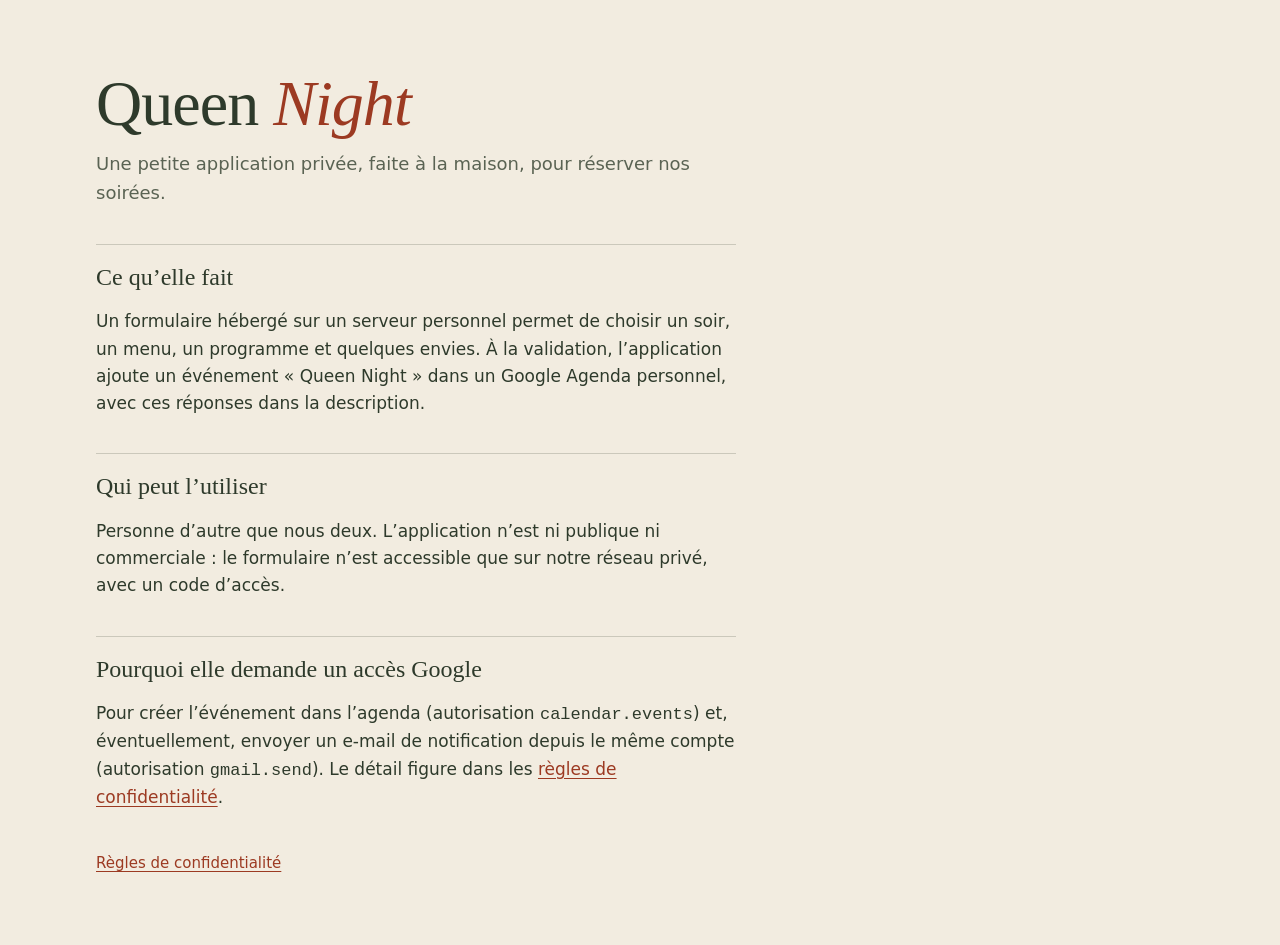
<file: index.html>
<!doctype html>
<html lang="fr">
<head>
<meta charset="utf-8">
<meta name="viewport" content="width=device-width, initial-scale=1">
<title>Queen Night</title>
<meta name="description" content="Application privée de réservation de soirées dans Google Agenda.">
<link rel="stylesheet" href="style.css">
</head>
<body>
<main>
  <h1>Queen <em>Night</em></h1>
  <p class="chapo">Une petite application privée, faite à la maison, pour réserver nos soirées.</p>

  <h2>Ce qu’elle fait</h2>
  <p>Un formulaire hébergé sur un serveur personnel permet de choisir un soir, un menu, un programme et quelques envies. À la validation, l’application ajoute un événement « Queen Night » dans un Google Agenda personnel, avec ces réponses dans la description.</p>

  <h2>Qui peut l’utiliser</h2>
  <p>Personne d’autre que nous deux. L’application n’est ni publique ni commerciale : le formulaire n’est accessible que sur notre réseau privé, avec un code d’accès.</p>

  <h2>Pourquoi elle demande un accès Google</h2>
  <p>Pour créer l’événement dans l’agenda (autorisation <code>calendar.events</code>) et, éventuellement, envoyer un e-mail de notification depuis le même compte (autorisation <code>gmail.send</code>). Le détail figure dans les <a href="confidentialite.html">règles de confidentialité</a>.</p>

  <nav><a href="confidentialite.html">Règles de confidentialité</a></nav>
</main>
</body>
</html>
</file>
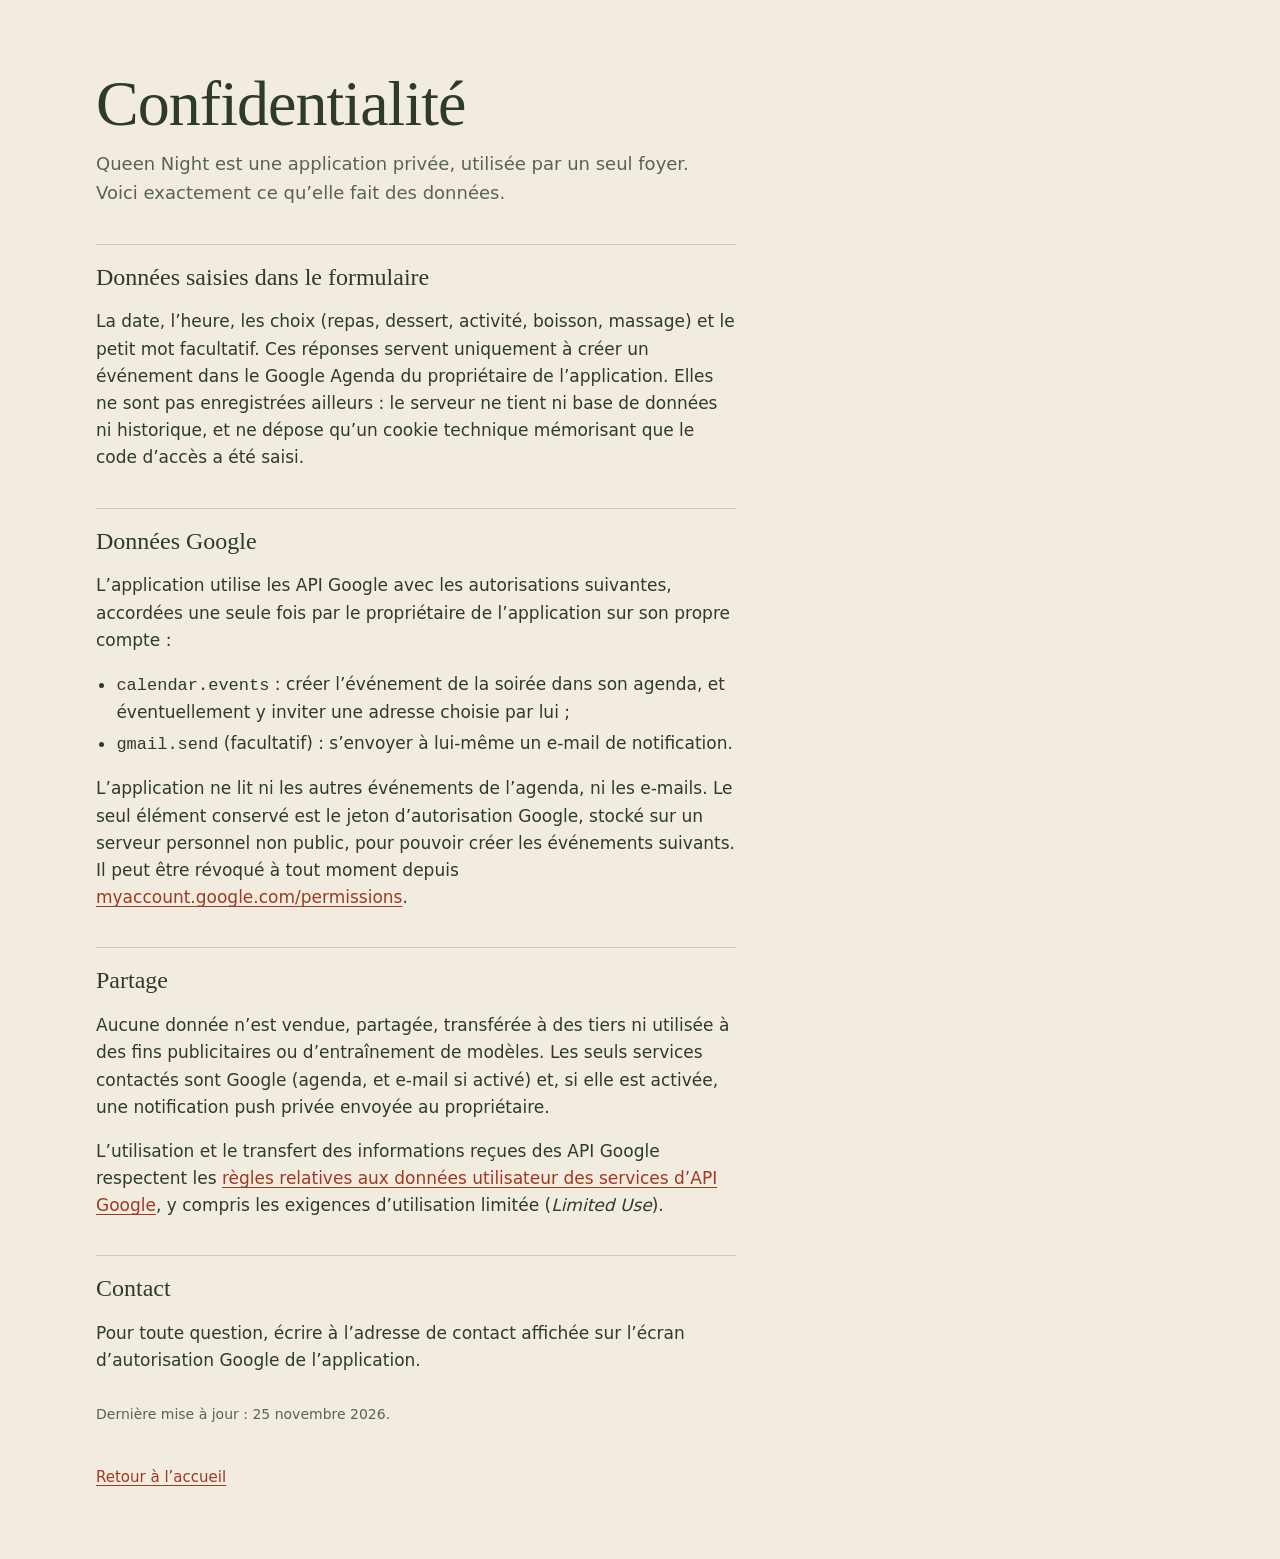
<file: confidentialite.html>
<!doctype html>
<html lang="fr">
<head>
<meta charset="utf-8">
<meta name="viewport" content="width=device-width, initial-scale=1">
<title>Confidentialité · Queen Night</title>
<meta name="description" content="Règles de confidentialité de l’application privée Queen Night.">
<link rel="stylesheet" href="style.css">
</head>
<body>
<main>
  <h1>Confidentialité</h1>
  <p class="chapo">Queen Night est une application privée, utilisée par un seul foyer. Voici exactement ce qu’elle fait des données.</p>

  <h2>Données saisies dans le formulaire</h2>
  <p>La date, l’heure, les choix (repas, dessert, activité, boisson, massage) et le petit mot facultatif. Ces réponses servent uniquement à créer un événement dans le Google Agenda du propriétaire de l’application. Elles ne sont pas enregistrées ailleurs : le serveur ne tient ni base de données ni historique, et ne dépose qu’un cookie technique mémorisant que le code d’accès a été saisi.</p>

  <h2>Données Google</h2>
  <p>L’application utilise les API Google avec les autorisations suivantes, accordées une seule fois par le propriétaire de l’application sur son propre compte :</p>
  <ul>
    <li><code>calendar.events</code> : créer l’événement de la soirée dans son agenda, et éventuellement y inviter une adresse choisie par lui ;</li>
    <li><code>gmail.send</code> (facultatif) : s’envoyer à lui-même un e-mail de notification.</li>
  </ul>
  <p>L’application ne lit ni les autres événements de l’agenda, ni les e-mails. Le seul élément conservé est le jeton d’autorisation Google, stocké sur un serveur personnel non public, pour pouvoir créer les événements suivants. Il peut être révoqué à tout moment depuis <a href="https://myaccount.google.com/permissions">myaccount.google.com/permissions</a>.</p>

  <h2>Partage</h2>
  <p>Aucune donnée n’est vendue, partagée, transférée à des tiers ni utilisée à des fins publicitaires ou d’entraînement de modèles. Les seuls services contactés sont Google (agenda, et e-mail si activé) et, si elle est activée, une notification push privée envoyée au propriétaire.</p>
  <p>L’utilisation et le transfert des informations reçues des API Google respectent les <a href="https://developers.google.com/terms/api-services-user-data-policy">règles relatives aux données utilisateur des services d’API Google</a>, y compris les exigences d’utilisation limitée (<i lang="en">Limited Use</i>).</p>

  <h2>Contact</h2>
  <p>Pour toute question, écrire à l’adresse de contact affichée sur l’écran d’autorisation Google de l’application.</p>

  <p class="maj">Dernière mise à jour : 25 novembre 2026.</p>
  <nav><a href="index.html">Retour à l’accueil</a></nav>
</main>
</body>
</html>
</file>
<file: style.css>
/* Pages publiques demandées par Google (accueil + confidentialité). Aucune dépendance externe. */
:root {
  color-scheme: light;
  --velin: #F2ECE0;
  --feuillage: #2E3A2B;
  --feuillage-doux: #5A6353;
  --rose-texte: #8E5A4B;
  --garance: #9C3A22;
  --trait: rgb(46 58 43 / .2);
}
* { box-sizing: border-box; }
html, body { margin: 0; background: var(--velin); }
body {
  color: var(--feuillage);
  font: 400 17px/1.6 "Avenir Next", "Segoe UI", system-ui, sans-serif;
  padding: 48px 20px 64px;
}
main { max-width: 640px; }
h1 {
  margin: 0 0 6px;
  font: 400 clamp(40px, 11vw, 64px)/1 "Iowan Old Style", "Palatino Linotype", Georgia, serif;
  letter-spacing: -.015em;
}
h1 em { font-style: italic; color: var(--garance); }
h2 {
  margin: 36px 0 8px; padding-top: 18px;
  border-top: 1px solid var(--trait);
  font: 400 24px/1.2 "Iowan Old Style", "Palatino Linotype", Georgia, serif;
}
.chapo { margin: 14px 0 0; color: var(--feuillage-doux); font-size: 18px; }
.maj { margin: 28px 0 0; font-size: 14px; color: var(--feuillage-doux); }
a { color: var(--garance); text-underline-offset: 3px; }
a:focus-visible { outline: 2px solid var(--garance); outline-offset: 2px; }
ul { padding-left: 1.2em; }
li { margin: 4px 0; }
nav { margin-top: 40px; font-size: 15px; }
@media (min-width: 760px) { body { padding: 72px 96px; } }
</file>
